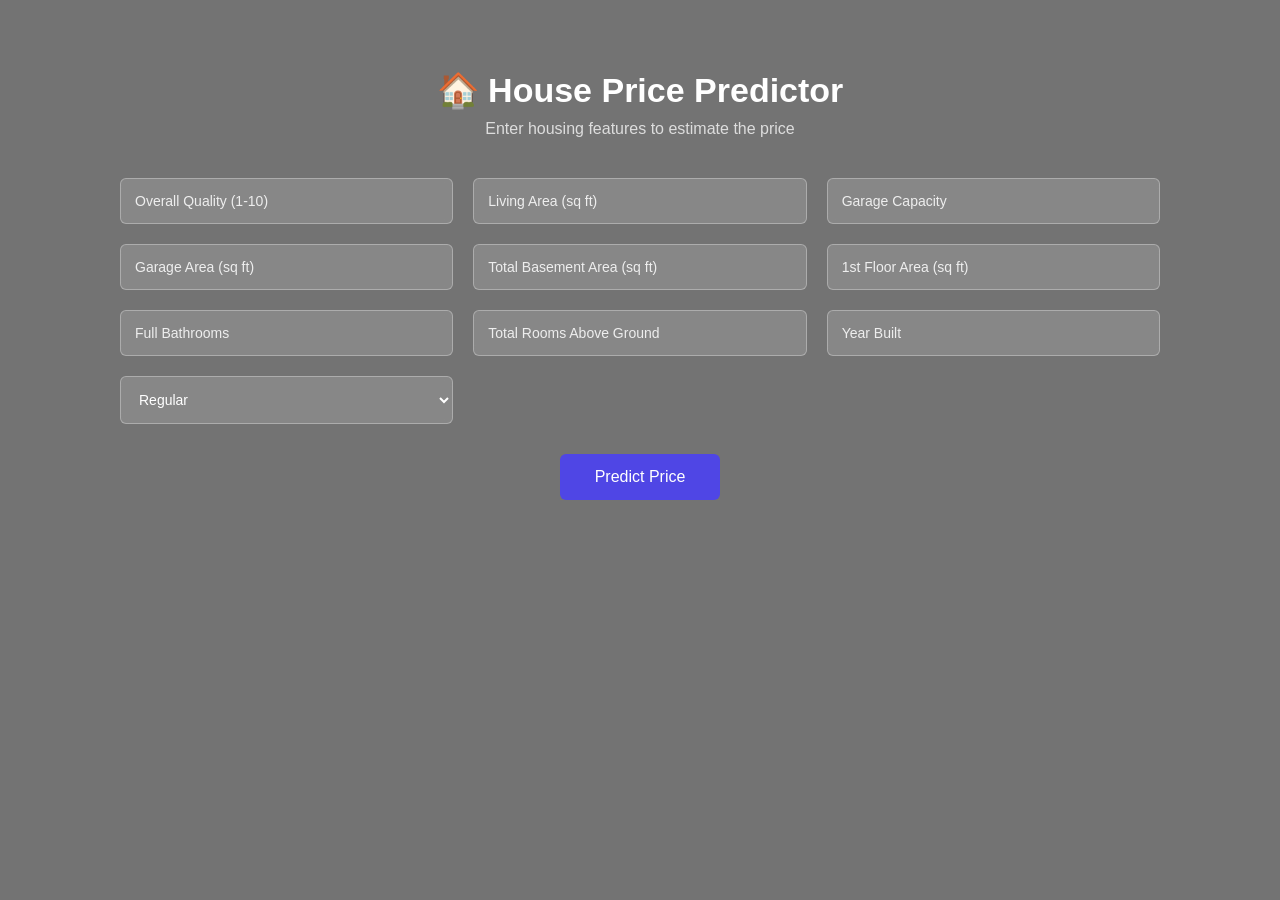
<file: index.html>
<!DOCTYPE html>

<html>

<head>
<title>House Price Predictor</title>
<link href="style.css" rel="stylesheet"/>
</head>

<body>

<div class="app">

<h1>🏠 House Price Predictor</h1>
<p class="subtitle">Enter housing features to estimate the price</p>

<div class="grid">

<input id="qual" placeholder="Overall Quality (1-10)">
<input id="area" placeholder="Living Area (sq ft)">

<input id="garagecars" placeholder="Garage Capacity">
<input id="garagearea" placeholder="Garage Area (sq ft)">

<input id="bsmt" placeholder="Total Basement Area (sq ft)">
<input id="firstflr" placeholder="1st Floor Area (sq ft)">

<input id="bath" placeholder="Full Bathrooms">
<input id="rooms" placeholder="Total Rooms Above Ground">

<input id="year" placeholder="Year Built">

<select id="lotshape">
<option value="0">Regular</option>
<option value="1">Slightly Irregular</option>
<option value="2">Moderately Irregular</option>
<option value="3">Irregular</option>
</select>

</div>

<button onclick="predict()">Predict Price</button>

<div class="loader" id="loader"></div>

<h2 id="result"></h2>

</div>

<script src="script.js"></script>

</body>

</html>
</file>
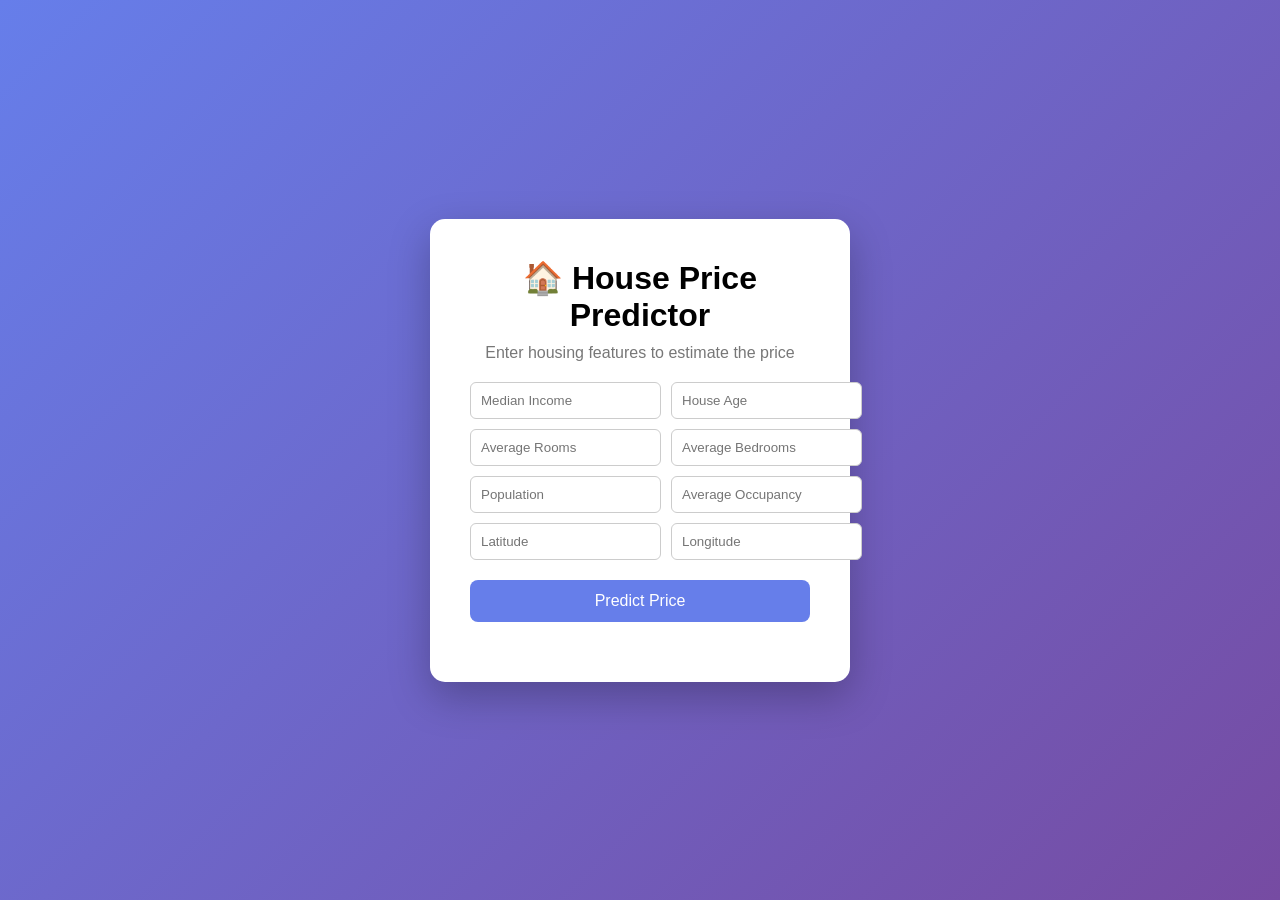
<file: frontend/index.html>
<!DOCTYPE html>
<html>

<head>
<title>House Price Predictor</title>
<link href="style.css" rel = "stylesheet"/>
</head>

<body>

<div class="app">

<h1>🏠 House Price Predictor</h1>
<p class="subtitle">Enter housing features to estimate the price</p>

<div class="grid">

<input id="medinc" placeholder="Median Income">
<input id="houseage" placeholder="House Age">

<input id="rooms" placeholder="Average Rooms">
<input id="bedrooms" placeholder="Average Bedrooms">

<input id="population" placeholder="Population">
<input id="occup" placeholder="Average Occupancy">

<input id="lat" placeholder="Latitude">
<input id="long" placeholder="Longitude">

</div>

<button onclick="predict()">Predict Price</button>

<div class="loader" id="loader"></div>

<h2 id="result"></h2>

</div>

<script src="script.js"></script>

</body>
</html>
</file>
<file: style.css>
*{
margin:0;
padding:0;
box-sizing:border-box;
font-family:Arial, Helvetica, sans-serif;
}

/* BACKGROUND */

body{

min-height:100vh;

background-image:url("https://images.unsplash.com/photo-1568605114967-8130f3a36994");
background-size:cover;
background-position:center;
background-attachment:fixed;

color:#fff;

}

/* DARK OVERLAY */

body::before{

content:"";
position:fixed;
top:0;
left:0;

width:100%;
height:100%;

background:rgba(0,0,0,0.55);

z-index:-1;

}

/* HEADER */

h1{

text-align:center;
padding-top:40px;
font-size:34px;

}

.subtitle{

text-align:center;
margin-top:10px;
margin-bottom:40px;
color:#ddd;

}

/* MAIN CONTAINER */

.app{

max-width:1100px;
margin:auto;
padding:30px;

}

/* GRID */

.grid{

display:grid;
grid-template-columns:repeat(3,1fr);
gap:20px;
margin-bottom:30px;

}

/* INPUTS */

input, select{

width:100%;
padding:14px;

border-radius:6px;

border:1px solid rgba(255,255,255,0.3);

background:rgba(255,255,255,0.15);

color:white;

font-size:14px;

backdrop-filter:blur(5px);

transition:0.3s;

}

/* PLACEHOLDER */

input::placeholder{

color:#eee;

}

/* INPUT FOCUS */

input:focus, select:focus{

outline:none;

background:rgba(255,255,255,0.25);

border:1px solid rgba(255,255,255,0.6);

}

/* BUTTON */

button{

display:block;
margin:auto;

padding:14px 35px;

font-size:16px;

background:#4f46e5;
color:white;

border:none;
border-radius:6px;

cursor:pointer;

transition:0.3s;

}

button:hover{

background:#4338ca;

}

/* RESULT */

#result{

margin-top:30px;
text-align:center;
font-size:26px;
font-weight:bold;

}

/* LOADER */

.loader{

border:5px solid rgba(255,255,255,0.3);
border-top:5px solid white;

border-radius:50%;

width:35px;
height:35px;

animation:spin 1s linear infinite;

margin:25px auto;

display:none;

}

@keyframes spin{

0%{transform:rotate(0deg);}
100%{transform:rotate(360deg);}

}

/* TABLET */

@media(max-width:900px){

.grid{

grid-template-columns:repeat(2,1fr);

}

}

/* MOBILE */

@media(max-width:500px){

.grid{

grid-template-columns:1fr;

}

h1{

font-size:26px;

}

.app{

padding:20px;

}

button{

width:100%;

}

}
</file>
<file: frontend/style.css>
*{
box-sizing:border-box;
margin:0;
padding:0;
font-family:Segoe UI, sans-serif;
}

body{
background:linear-gradient(135deg,#667eea,#764ba2);
height:100vh;
display:flex;
justify-content:center;
align-items:center;
}

.app{
background:white;
padding:40px;
border-radius:15px;
width:420px;
box-shadow:0 15px 40px rgba(0,0,0,0.25);
text-align:center;
}

h1{
margin-bottom:10px;
}

.subtitle{
color:#777;
margin-bottom:20px;
}

.grid{
display:grid;
grid-template-columns:1fr 1fr;
gap:10px;
margin-bottom:20px;
}

input{
padding:10px;
border-radius:6px;
border:1px solid #ccc;
}

input:focus{
border-color:#667eea;
outline:none;
}

button{
width:100%;
padding:12px;
background:#667eea;
color:white;
border:none;
border-radius:8px;
font-size:16px;
cursor:pointer;
transition:0.2s;
}

button:hover{
background:#5a67d8;
}

#result{
margin-top:20px;
color:#333;
}

/* loader */

.loader{
border:4px solid #f3f3f3;
border-top:4px solid #667eea;
border-radius:50%;
width:30px;
height:30px;
margin:15px auto;
display:none;
animation:spin 1s linear infinite;
}

@keyframes spin{
0%{transform:rotate(0deg);}
100%{transform:rotate(360deg);}
}
</file>
